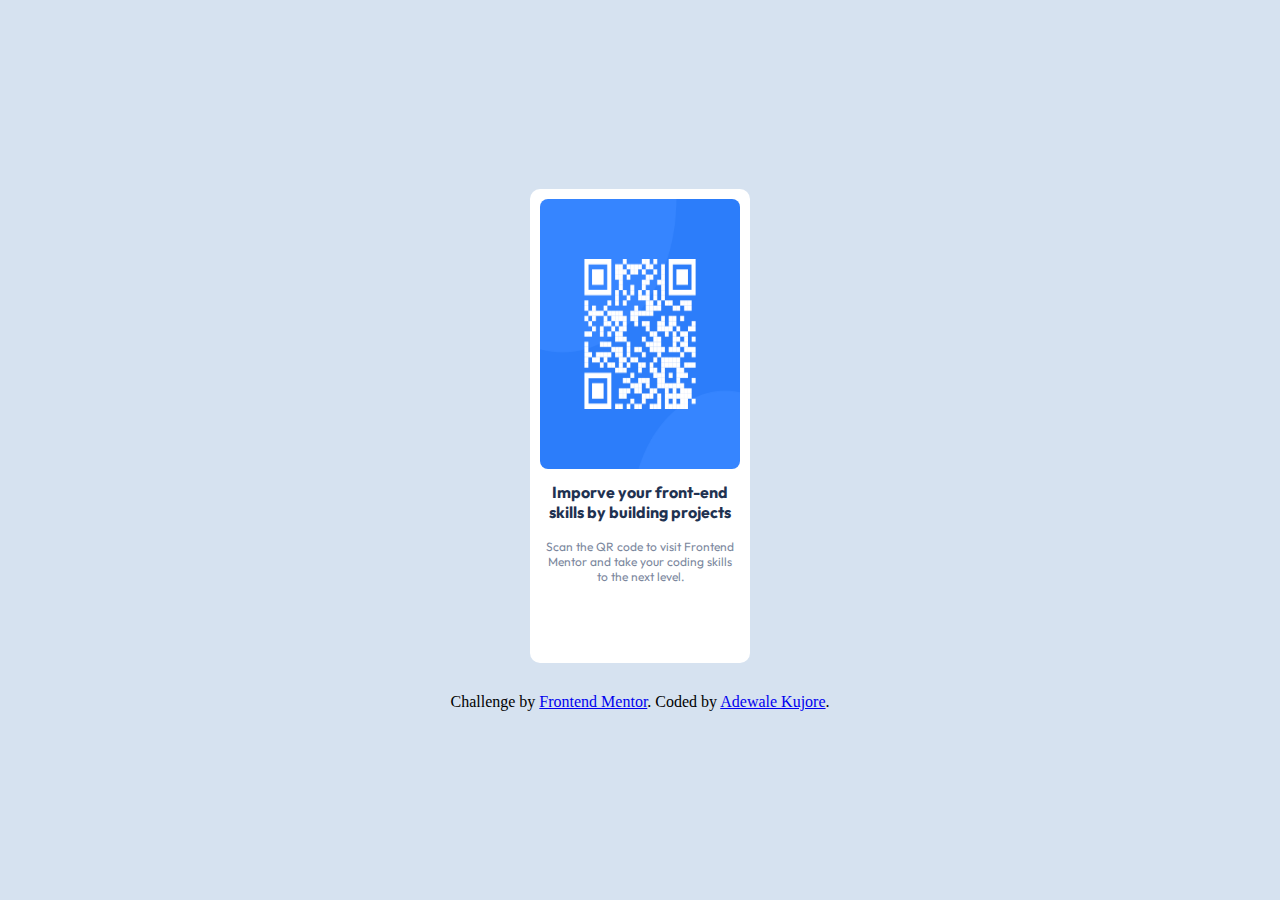
<file: Project 1/qr-code-component-main/index.html>
<!DOCTYPE html>
<html lang="en">
<head>
  <meta charset="UTF-8">
  <meta name="viewport" content="width=device-width, initial-scale=1.0"> <!-- displays site properly based on user's device -->
  <link rel="icon" type="image/png" sizes="32x32" href="./images/favicon-32x32.png">
  <link rel="stylesheet" href="./style.css">
  <link rel="preconnect" href="https://fonts.googleapis.com">
<link rel="preconnect" href="https://fonts.gstatic.com" crossorigin>
<link href="https://fonts.googleapis.com/css2?family=Outfit:wght@400;800&display=swap" rel="stylesheet">
  
  <title>Frontend Mentor | QR code component</title>
</head>
<body>
  <div class="container">
    <img src="./images/image-qr-code.png" alt="QR Code">
    <h3>Imporve your front-end skills by building projects</h3>
    <p>Scan the QR code to visit Frontend Mentor and take your coding skills to the next level.</p>
  </div>
  <div class="attribution">
    Challenge by <a href="https://www.frontendmentor.io?ref=challenge" target="_blank">Frontend Mentor</a>. 
    Coded by <a href="https://github.com/Adewale66">Adewale Kujore</a>.
  </div>
</body>
</html>
</file>
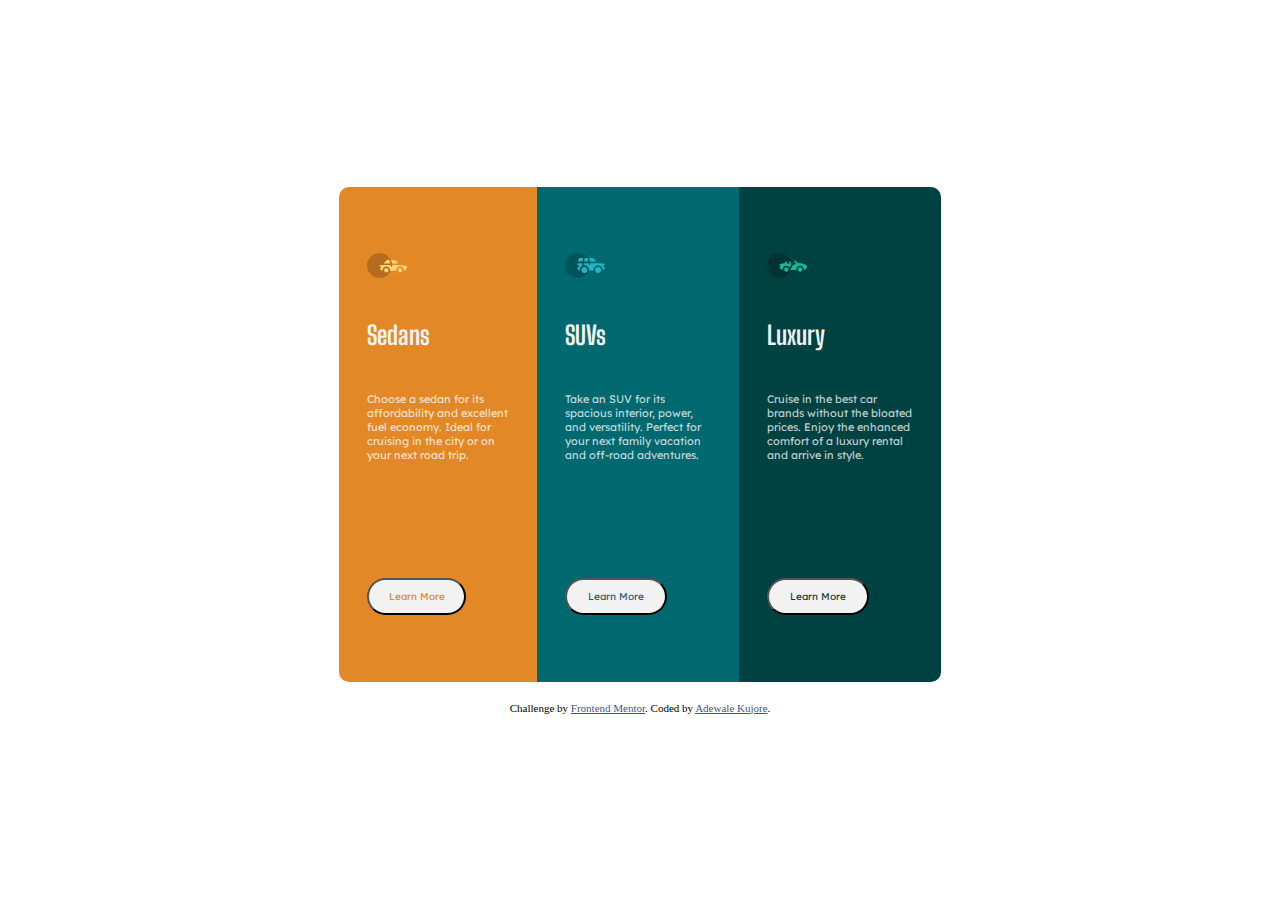
<file: Project 2/3-column-preview-card-component-main/index.html>
<!DOCTYPE html>
<html lang="en">
<head>
  <meta charset="UTF-8">
  <meta name="viewport" content="width=device-width, initial-scale=1.0"> <!-- displays site properly based on user's device -->

  <link rel="icon" type="image/png" sizes="32x32" href="./images/favicon-32x32.png">
  <link rel="stylesheet" href="./style.css">
  <link rel="preconnect" href="https://fonts.googleapis.com">
  <link rel="preconnect" href="https://fonts.gstatic.com" crossorigin>
  <link href="https://fonts.googleapis.com/css2?family=Big+Shoulders+Display:wght@700&family=Lexend+Deca&display=swap" rel="stylesheet">
  
  
  <title>Frontend Mentor | 3-column preview card component</title>

  <!-- Feel free to remove these styles or customise in your own stylesheet 👍 -->
  <style>
    .attribution { font-size: 11px; text-align: center; }
    .attribution a { color: hsl(228, 45%, 44%); }
  </style>
</head>
<body>
  <div class="container">
    <div class="sedans">
      <img src="./images/icon-sedans.svg" alt="sedan">
      <h3>Sedans</h3>
      <p>Choose a sedan for its affordability and excellent fuel economy. Ideal for cruising in the city or on your next road trip.</p>
      <button>Learn More</button>
    </div>
    <div class="suvs">
      <img src="./images/icon-suvs.svg" alt="suv">
      <h3>SUVs</h3>
      <p>Take an SUV for its spacious interior, power, and versatility. Perfect for your next family vacation and off-road adventures.</p>
      <button>Learn More</button>
    </div>
    <div class="luxury">
      <img src="./images/icon-luxury.svg" alt="luxury">
      <h3>Luxury</h3>
      <p> Cruise in the best car brands without the bloated prices. Enjoy the enhanced comfort of a luxury rental and arrive in style.</p>
      <button>Learn More</button>
    </div>
  </div>
  <div class="attribution">
    Challenge by <a href="https://www.frontendmentor.io?ref=challenge" target="_blank">Frontend Mentor</a>. 
    Coded by <a href="https://github.com/Adewale66">Adewale Kujore</a>.
  </div>
</body>
</html>
</file>
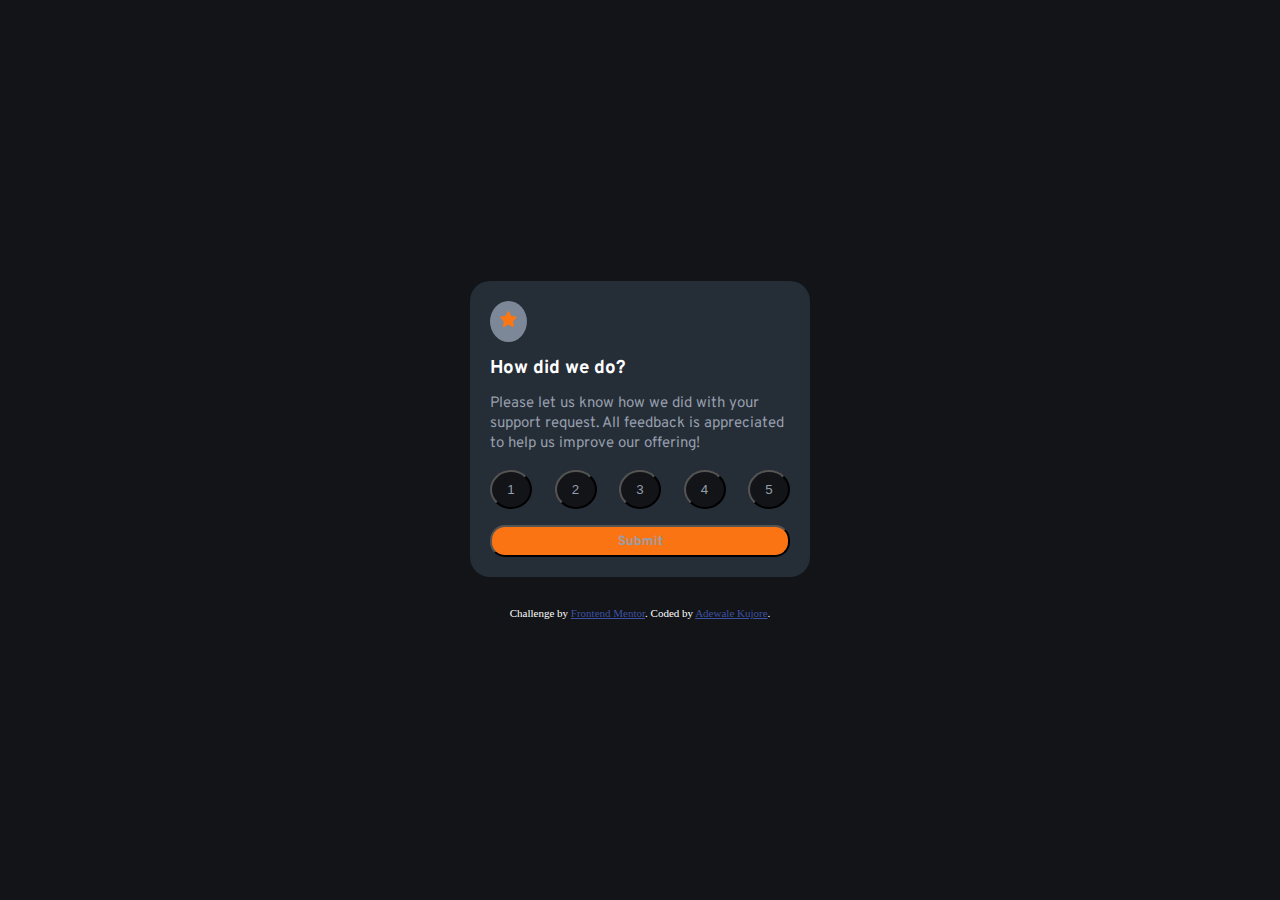
<file: Project 3/interactive-rating-component-main/index.html>
<!DOCTYPE html>
<html lang="en">
<head>
  <meta charset="UTF-8">
  <meta name="viewport" content="width=device-width, initial-scale=1.0"> <!-- displays site properly based on user's device -->
  <link rel="stylesheet" href="./styless.css">
  <link rel="icon" type="image/png" sizes="32x32" href="./images/favicon-32x32.png">
  <link rel="preconnect" href="https://fonts.googleapis.com">
  <link rel="preconnect" href="https://fonts.gstatic.com" crossorigin>
  <link href="https://fonts.googleapis.com/css2?family=Overpass:wght@400;700&display=swap" rel="stylesheet">
  
  <title>Frontend Mentor | Interactive rating component</title>

  <!-- Feel free to remove these styles or customise in your own stylesheet 👍 -->
  <style>
    .attribution { font-size: 11px; text-align: center; }
    .attribution a { color: hsl(228, 45%, 44%); }
  </style>
</head>
<body>
  <div class="container">
    <div class="form-container">
      <div class="img-container">
        <img src="./images/icon-star.svg" alt="star">
      </div>
      <h3>How did we do?</h3>
      <p>Please let us know how we did with your support request. All feedback is appreciated to help us improve our offering!</p>
      <div class="btn-container">
        <button value="1">1</button>
        <button value="2">2</button>
        <button value="3">3</button>
        <button value="4">4</button>
        <button value="5">5</button>
      </div>
      <input type="submit">
    </div>
    <div class="submit-container">
      <img src="./images/illustration-thank-you.svg" alt="thank you">
      <span>You have selected blank out of 5</span>
      <h3>Thank You!</h3>
      <p>We appreciate you taking the time to give a rating. If you need more support, don't hesitate to get in touch!</p>
    </div>
  </div>
  <div class="attribution">
    Challenge by <a href="https://www.frontendmentor.io?ref=challenge" target="_blank">Frontend Mentor</a>. 
    Coded by <a href="https://github.com/Adewale66">Adewale Kujore</a>.
    <script src="app.js"></script>
  </div>
</body>
</html>
</file>
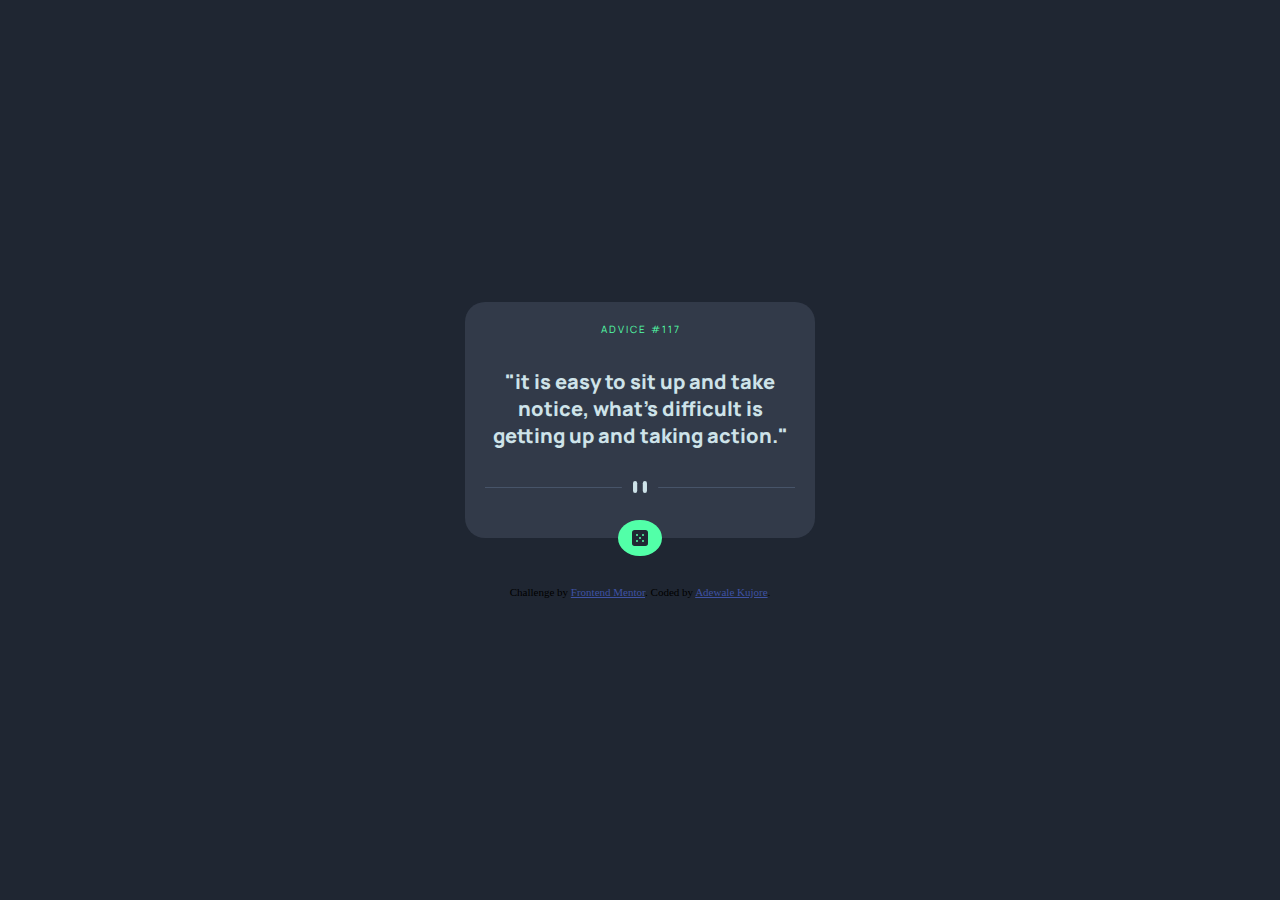
<file: Project 4/advice-generator-app-main/index.html>
<!DOCTYPE html>
<html lang="en">
<head>
  <meta charset="UTF-8">
  <meta name="viewport" content="width=device-width, initial-scale=1.0"> <!-- displays site properly based on user's device -->

  <link rel="icon" type="image/png" sizes="32x32" href="./images/favicon-32x32.png">
  <link rel="stylesheet" href="./style.css">
  <link rel="preconnect" href="https://fonts.googleapis.com">
  <link rel="preconnect" href="https://fonts.gstatic.com" crossorigin>
  <link href="https://fonts.googleapis.com/css2?family=Manrope:wght@800&display=swap" rel="stylesheet">
  
  <title>Frontend Mentor | Advice generator app</title>

  <!-- Feel free to remove these styles or customise in your own stylesheet 👍 -->
  <style>
    .attribution { font-size: 11px; text-align: center; }
    .attribution a { color: hsl(228, 45%, 44%); }
  </style>
</head>
<body>
  <div class="container">
    <span>A D V I C E  &nbsp # 1 1 7</span>
    <p>"it is easy to sit up and take notice, what's  difficult is getting up and taking action."</p>
    <img src="./images/pattern-divider-desktop.svg" alt="pattern" class="pattern">
    <div class="random">
      <img src="./images/icon-dice.svg" alt="dice" class="img">
    </div>
  </div>
  <div class="attribution">
    Challenge by <a href="https://www.frontendmentor.io?ref=challenge" target="_blank">Frontend Mentor</a>. 
    Coded by <a href="https://github.com/Adewale66">Adewale Kujore</a>.
  </div>
  <script src="./app.js"></script>
</body>
</html>
</file>
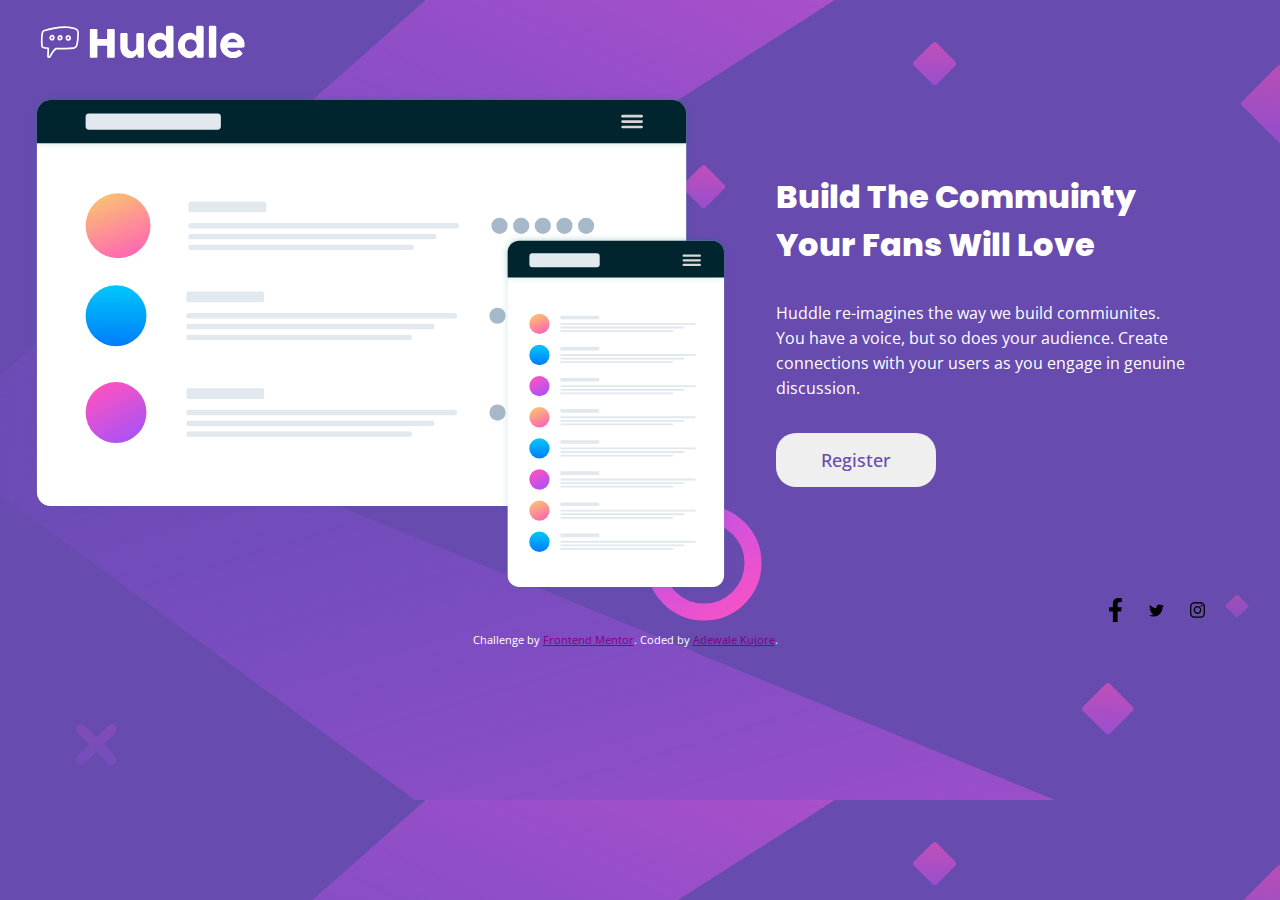
<file: Project 7/huddle-landing-page-with-single-introductory-section-master/index.html>
<!DOCTYPE html>
<html lang="en">
<head>
  <meta charset="UTF-8">
  <meta name="viewport" content="width=device-width, initial-scale=1.0"> <!-- displays site properly based on user's device -->

  <link rel="icon" type="image/png" sizes="32x32" href="./images/favicon-32x32.png">
  <link rel="stylesheet" href="./style.css">
  <link rel="preconnect" href="https://fonts.googleapis.com">
  <link rel="preconnect" href="https://fonts.gstatic.com" crossorigin>
  <link href="https://fonts.googleapis.com/css2?family=Open+Sans&family=Poppins:wght@400;600&display=swap" rel="stylesheet">
  
  <title>Frontend Mentor | Huddle landing page with single introductory section</title>

  <!-- Feel free to remove these styles or customise in your own stylesheet 👍 -->
  <style>
    .attribution { font-size: 11px; text-align: center; }
    .attribution a { color: purple; }
  </style>
</head>
<body>
  <header>
    <img src="./images/logo.svg" alt="logo">
  </header>
  <div class="container">
    <img src="./images/illustration-mockups.svg" alt="picture">
    <div>
      <h1>Build The Commuinty Your Fans Will Love</h1>
      <p>Huddle re-imagines the way we build commiunites. You have a voice, but so does your audience. Create connections with your users as you engage in genuine discussion.</p>
      <button>Register</button>
    </div>
  </div>
  <section>
    <div>
      <img src="./images/facebook-f.svg" alt="facebook logo">
    </div>
    <div>
      <img src="./images/twitter.svg" alt="twitter logo">
    </div>
    <div>
      <img src="./images/instagram.svg" alt="instagram logo">
    </div>
  </section>
  <footer>
    <p class="attribution">
      Challenge by <a href="https://www.frontendmentor.io?ref=challenge" target="_blank">Frontend Mentor</a>. 
      Coded by <a href="https://github.com/Adewale66">Adewale Kujore</a>.
    </p>
  </footer>
</body>
</html>
</file>
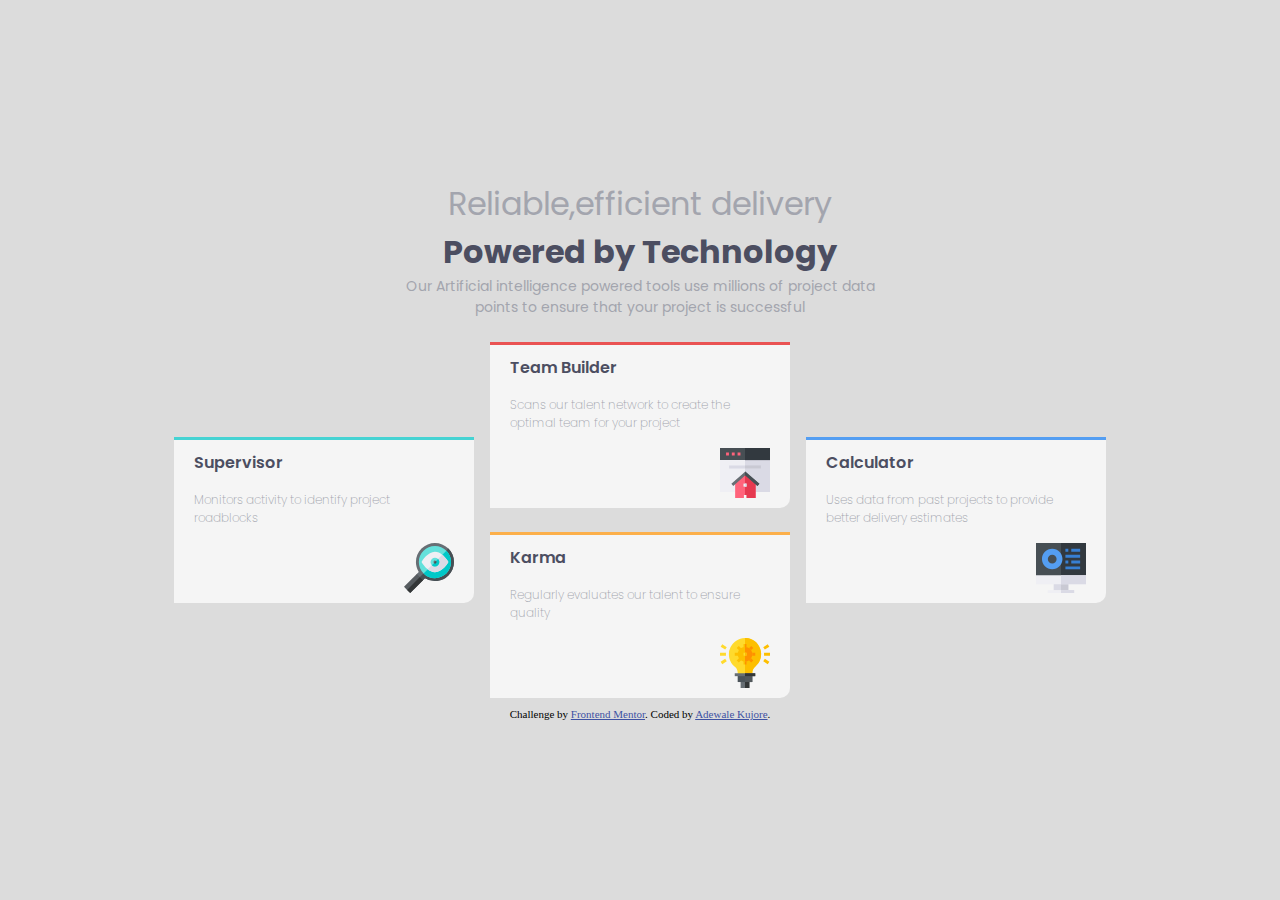
<file: Project 8/four-card-feature-section-master/index.html>
<!DOCTYPE html>
<html lang="en">
<head>
  <meta charset="UTF-8">
  <meta name="viewport" content="width=device-width, initial-scale=1.0"> <!-- displays site properly based on user's device -->
  <link rel="stylesheet" href="./style.css">
  <link rel="preconnect" href="https://fonts.googleapis.com">
  <link rel="preconnect" href="https://fonts.gstatic.com" crossorigin>
  <link href="https://fonts.googleapis.com/css2?family=Poppins:ital,wght@0,400;0,600;1,200&display=swap" rel="stylesheet">
  <link rel="icon" type="image/png" sizes="32x32" href="./images/favicon-32x32.png">
  
  <title>Frontend Mentor | Four card feature section</title>

  <!-- Feel free to remove these styles or customise in your own stylesheet 👍 -->
  <style>
    .attribution { font-size: 11px; text-align: center; }
    .attribution a { color: hsl(228, 45%, 44%); }
  </style>
</head>
<body>
  <div class="container">
    <header>
      <h1>Reliable,efficient delivery</h1>
      <h1>Powered by Technology</h1>
      <span>Our Artificial intelligence powered tools use millions of project data points to ensure that your project is successful</span>
    </header>
    <main>
      <div class="content" id="supervisor">
        <h4>Supervisor</h4>
        <p>Monitors activity to identify project roadblocks</p>
        <img src="./images/icon-supervisor.svg" alt="image">
      </div>
      <div class="middle">
        <div class="content" id="builder">
          <h4>Team Builder</h4>
          <p>Scans our talent network to create the optimal team for your project</p>
          <img src="./images/icon-team-builder.svg" alt="icon">
        </div>
        <div class="content" id="karma">
          <h4>Karma</h4>
          <p>Regularly evaluates our talent to ensure quality</p>
          <img src="./images/icon-karma.svg" alt="icon">
        </div>
      </div>
      <div class="content" id="calculator">
        <h4>Calculator</h4>
        <p>Uses data from past projects to provide better delivery estimates</p>
        <img src="./images/icon-calculator.svg" alt="icon">

      </div>
    </main>
  </div>
  

  <footer>
    <p class="attribution">
      Challenge by <a href="https://www.frontendmentor.io?ref=challenge" target="_blank">Frontend Mentor</a>. 
      Coded by <a href="https://github.com/Adewale66">Adewale Kujore</a>.
    </p>
  </footer>
</body>
</html>
</file>
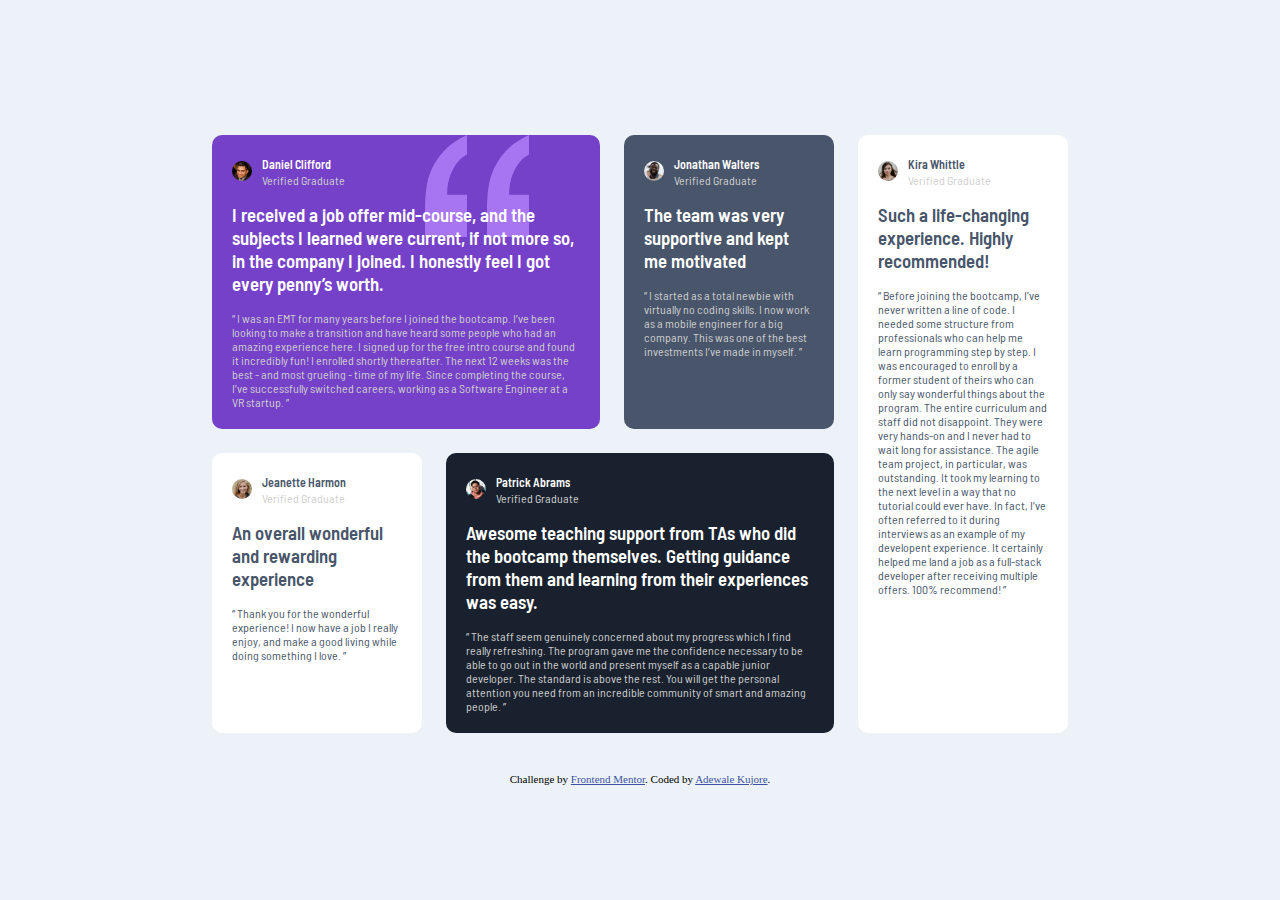
<file: Project 9/testimonials-grid-section-main/index.html>
<!DOCTYPE html>
<html lang="en">
<head>
  <meta charset="UTF-8">
  <meta name="viewport" content="width=device-width, initial-scale=1.0"> <!-- displays site properly based on user's device -->
  <link rel="preconnect" href="https://fonts.googleapis.com">
  <link rel="preconnect" href="https://fonts.gstatic.com" crossorigin>
  <link href="https://fonts.googleapis.com/css2?family=Barlow+Semi+Condensed&display=swap" rel="stylesheet">
  <link rel="icon" type="image/png" sizes="32x32" href="./images/favicon-32x32.png">
  <link rel="stylesheet" href="./style.css">
  <title>Frontend Mentor | [Challenge Name Here]</title>

  <!-- Feel free to remove these styles or customise in your own stylesheet 👍 -->
  <style>
    .attribution { font-size: 11px; text-align: center; }
    .attribution a { color: hsl(228, 45%, 44%); }
  </style>
</head>
<body>
  <div class="container">
    <div id="one"> 
      <div class="top">
        <img src="./images/image-daniel.jpg" alt="icon">
        <div class="top1">
          <span>
            Daniel Clifford
          </span>
          <span>
            Verified Graduate
          </span>
        </div>
      </div>
      <h3> I received a job offer mid-course, and the subjects I learned were current, if not more so, 
        in the company I joined. I honestly feel I got every penny’s worth.</h3>
        <p>
          “ I was an EMT for many years before I joined the bootcamp. I’ve been looking to make a 
            transition and have heard some people who had an amazing experience here. I signed up 
            for the free intro course and found it incredibly fun! I enrolled shortly thereafter. 
            The next 12 weeks was the best - and most grueling - time of my life. Since completing 
            the course, I’ve successfully switched careers, working as a Software Engineer at a VR startup. ”
        </p>
    </div>
    <div id="two">
      <div class="top">
        <img src="./images/image-jonathan.jpg" alt="icon">
        <div class="top1">
          <span> 
              Jonathan Walters
          </span>
          <span>
              Verified Graduate
          </span>
        </div>
      </div>
      <h3>
        The team was very supportive and kept me motivated
      </h3>
      <p>
        “ I started as a total newbie with virtually no coding skills. I now work as a mobile engineer 
        for a big company. This was one of the best investments I’ve made in myself. ”
      </p>
    </div>
    <div id="three">
      <div class="top">
        <img src="./images/image-jeanette.jpg" alt="icon">
        <div class="top1">
          <span>
            Jeanette Harmon
          </span>
          <span>
            Verified Graduate
          </span>
        </div>
      </div>
      <h3>
        An overall wonderful and rewarding experience
      </h3>
      <p>
        “ Thank you for the wonderful experience! I now have a job I really enjoy, and make a good living 
        while doing something I love. ”
      </p>
    </div>
    <div id="four">
      <div class="top">
        <img src="./images/image-patrick.jpg" alt="icon">
        <div class="top1">
          <span>
            Patrick Abrams
          </span>
          <span>
            Verified Graduate
          </span>
        </div>
      </div>
      <h3>
        Awesome teaching support from TAs who did the bootcamp themselves. Getting guidance from them and 
        learning from their experiences was easy.
      </h3>
      <p>
        “ The staff seem genuinely concerned about my progress which I find really refreshing. The program 
          gave me the confidence necessary to be able to go out in the world and present myself as a capable 
          junior developer. The standard is above the rest. You will get the personal attention you need from 
          an incredible community of smart and amazing people. ”
      </p>
    </div>
    <div id="five">
      <div class="top">
        <img src="./images/image-kira.jpg" alt="icon">
        <div class="top1">
          <span>
            Kira Whittle
          </span>
          <span>
            Verified Graduate
          </span>
        </div>
      </div>
      <h3>
        Such a life-changing experience. Highly recommended!
      </h3>
      <p>
        “ Before joining the bootcamp, I’ve never written a line of code. I needed some structure from 
        professionals who can help me learn programming step by step. I was encouraged to enroll by a former 
        student of theirs who can only say wonderful things about the program. The entire curriculum and staff 
        did not disappoint. They were very hands-on and I never had to wait long for assistance. The agile team 
        project, in particular, was outstanding. It took my learning to the next level in a way that no tutorial 
        could ever have. In fact, I’ve often referred to it during interviews as an example of my developent 
        experience. It certainly helped me land a job as a full-stack developer after receiving multiple offers. 
        100% recommend! ”
      </p>
    </div>
  </div>
  

 

  


 
  
  <div class="attribution">
    Challenge by <a href="https://www.frontendmentor.io?ref=challenge" target="_blank">Frontend Mentor</a>. 
    Coded by <a href="https://github.com/Adewale66">Adewale Kujore</a>.
  </div>
</body>
</html>
</file>
<file: Project 1/qr-code-component-main/style.css>
* {
    padding: 0;
    margin: 0;
}

html, body {
    box-sizing: border-box;
}


:root {
    --bg-color: hsl(212, 45%, 89%);
    --main-colorhsl: hsl(0, 0%, 100%);
    --font-color: hsl(218, 44%, 22%);
    --color: hsl(220, 15%, 55%);
}

body {
    height: 100vh;
    width: auto;
    background-color:  var(--bg-color);
    display: flex;
    flex-direction: column;
    justify-content: center;
    align-items: center;
    gap: 30px;
    
}

.container {
    height: 50%;
    width: 200px;
    background-color: var(--main-colorhsl);
    padding: 10px 10px 14px;
    display: flex;
    flex-direction: column;
    gap: 13px;
    border-radius: 10px;
}

img {
    height: 60%;
    width: 100%;
    border-radius: 8px;
}

p {
    font-size: 12px;
    font-family: 'Outfit', sans-serif;
    color: var(--color);
    text-align: center;
    font-weight: 400;
    padding: 4px;
}

h3 {
    font-size: 16px;
    font-family: 'Outfit', sans-serif;
    color: var(--font-color);
    text-align: center;
}
</file>
<file: Project 2/3-column-preview-card-component-main/style.css>
* {
    margin: 0;
    padding: 0;
}

html, body {
    box-sizing: border-box;
}

body {
    height: 100vh;
    width: 100%;
    display: flex;
    flex-direction: column;
    justify-content: center;
    align-items: center;
    gap: 20px;
    font-size: 15px;
}

:root {
    --sedan-color: hsl(31, 77%, 52%);
    --suv-color: hsl(184, 100%, 22%);
    --luxury-color: hsl(179, 100%, 13%);
    --para-color: hsla(0, 0%, 100%, 0.75);
    --bg-color: hsl(0, 0%, 95%);
}


.container {
    width: 47%;
    display: flex;
    justify-content: center;
    height: 55%;
    position: relative;
    

}

.sedans {
    background-color: var(--sedan-color);
    border-top-left-radius: 10px;
    border-bottom-left-radius: 10px;
}

.suvs {
    background-color: var(--suv-color);
}

.luxury {
    background-color: var(--luxury-color);
    border-top-right-radius: 10px;
    border-bottom-right-radius: 10px;
}

.sedans, .luxury, .suvs {
    padding: 0 28px;
    display: flex;
    flex-direction: column;
    justify-content:space-evenly;
    font-size: 22px;
    
}

h3 {
    font-family: 'Big Shoulders Display', cursive;
    color: var(--bg-color);
    position: relative;
    top: -5%;
}

p {
    font-family: 'Lexend Deca', sans-serif;
    color: var(--para-color);
    font-size: 11px;
    position: relative;
    top: -10%;

}

button {
    background-color: var(--bg-color);
    padding: 10px;
    width: 70%;
    border-radius: 20px;
    font-family: 'Lexend Deca', sans-serif;
    font-size: x-small;

    
}

img {
    width: 40px;
}

.luxury > button {
    color:  var(--luxury-color);
}

.suvs > button {
    color:  var(--suv-color);
}

.sedans > button {
    color: var(--sedan-color);
}
</file>
<file: Project 3/interactive-rating-component-main/styless.css>
* {
    margin: 0;
    padding: 0;
    box-sizing: border-box;
}

:root {
    --ff: 'Overpass', sans-serif;
    --fw-para: 400;
    --fw-header: 700;


    --bg-clr: hsl(216, 12%, 8%);
    --container-clr: hsl(213, 19%, 18%);
    --active-btn:  hsl(216, 12%, 54%);
    --hover-btn: hsl(25, 97%, 53%);

    --text-clr: hsl(217, 12%, 63%);
    --header-clr: hsl(0, 0%, 100%);
    --btn-text: hsl(25, 97%, 53%);
 
}

body {
    height: 100vh;
    background-color: var(--bg-clr);
    display: flex;
    flex-direction: column;
    justify-content: center;
    align-items: center;
}


.container {
    position: relative;
    background-color: var(--container-clr);
    border-radius: 1.25rem;
    width: 21.25rem;
    margin-bottom: 1.875rem;
}
.form-container {

    display: flex;
    flex-direction: column;
    padding: 1.25rem;
    gap: 1em;
    line-height: 1.25rem;
    /* display: none; */
}
.btn-container {
    display: flex;
    justify-content: space-between;
}
input {
    padding: 0.34375rem;
    border-radius: 0.9375rem;
    text-align: center;
    color: var(--text-clr);
    background-color: var(--hover-btn);
    font-family: var(--ff);
    font-weight: var(--fw-header);
}
button {
    width: 14%;
    border-radius: 50%;
    padding: 0.625rem;
    color: var(--text-clr);
    background-color: var(--bg-clr);
}
p {
    font-size: 0.9375rem;
    font-family: var(--ff);
    font-weight: var(--fw-para);
    color: var(--text-clr);
}

.img-container{
    align-self: flex-start;
    padding: 10px;
    background-color: var(--active-btn);
    width: fit-content;
    border-radius: 50%;
    height: 15%;
}

h3 {
    font-family: var(--ff);
    font-weight: var(--fw-header);
    color: var(--header-clr);
}

button:hover {
    cursor: pointer;
    background-color: var(--hover-btn);
}
input:hover {
    cursor: pointer;
    background-color: var(--header-clr);
    color: var(--btn-text);
}
.attribution {
    color: var(--header-clr);
}

.clicked {
    background-color: var(--active-btn);
}
span {
    color: var(--btn-text);
}
.submit-container img {
    width: 7.5rem;
    height: 5rem;
}

.submit-container p {
    text-align: center;
}
.submit-container {
    line-height: 1.25rem;
    width: 21.25rem;
    position: relative;
    top: 0;
    display: flex;
    flex-direction: column;
    justify-content: center;
    align-items: center;
    gap: 1rem;
    padding: 1.25rem;
    display: none;
    height: 18.3920625rem;
}
</file>
<file: Project 4/advice-generator-app-main/style.css>
* {
    padding: 0;
    margin: 0;
    box-sizing: border-box;
}
:root {
    --bg-clr: hsl(218, 23%, 16%);
    --container-clr: hsl(217, 19%, 24%);
    --h3-clr:  hsl(150, 100%, 66%);
    --text-clr: hsl(193, 38%, 86%);


    --ff: 'Manrope', sans-serif;
    --fw: 800;
    --fs: 20px

}


body {
    height: 100vh;
    display: flex;
    flex-direction: column;
    justify-content: center;
    align-items: center;
    gap: 3em;
    background-color: var(--bg-clr);
}

.container {
    display: flex;
    flex-direction: column;
    justify-content: center;
    align-items: center;
    padding: 20px;
    gap: 2rem;
    position: relative;
    background-color: var(--container-clr);
    width: 21.875rem;
    border-radius: 20px;
}


span{
    color: var(--h3-clr);
    font-family: var(--ff);
    font-size: 10px;
}

p {
    text-align: center;
    color: var(--text-clr);
    font-size: var(--fs);
    font-family: var(--ff);
    font-weight: var(--fw);
}


.pattern {
    margin-bottom: 1.5625rem;
    width: 100%;
}


.random {
    position: absolute;
    bottom: -8%;
    background-color: var(--h3-clr);
    border-radius: 50%;
    padding: 10px;
    width: fit-content;
    display: flex;
    justify-content: center;
    align-items: center;
}

.img{
    width: 70%;
}

.img:hover {
    cursor: pointer;
}
</file>
<file: Project 7/huddle-landing-page-with-single-introductory-section-master/style.css>
* {
    box-sizing: border-box;
    padding: 0;
    margin: 0;
}



body {
    height: 100vh;
    background-image: url(./images/bg-desktop.svg);
    background-color: hsl(257, 40%, 49%);
    padding: 15px 60px 30px 30px;
}
header {
    margin-bottom: 20px;
}
header img {
    width: 220px;
}
.container {
    display: flex;
    gap: 1em;
}

.container div {
    width: 520px;
    display: flex;
    flex-direction: column;
    padding: 80px 30px ;
    gap: 2em;
}

button {
    width: 160px;
    padding: 15px;
    border-radius: 20px;
    border: none;
    color: hsl(257, 40%, 49%);
    font-family: 'Open Sans', sans-serif;
    font-weight: 500;
    font-size: large;

}

p {
    color: white;
    font-family: 'Open Sans', sans-serif;
    line-height: 25px;
    font-weight: 400;

}
h1 {
    color: white;
    font-family: 'Poppins', sans-serif;
    font-weight: 800;
}
.container img {
    width: 700px;
}

section img {
    width: 15px;
    
}

section {
    width: 1180.12px;
    display: flex;
    gap: 1em;
    justify-content: flex-end;
}

section div {
    display: flex;
    align-items: center;
    justify-content: center;
    padding: 5px;
}
</file>
<file: Project 8/four-card-feature-section-master/style.css>
* {
    padding: 0;
    margin: 0;
    box-sizing: border-box;
}

body {
    height: 100vh;
    display: flex;
    flex-direction: column;
    justify-content: center;
    align-items: center;
    background-color: gainsboro;
}


:root {
    --supervisor-clr: hsl(180, 62%, 55%);
    --team-builder-clr: hsl(0, 78%, 62%);
    --karma-clr: hsl(34, 97%, 64%);
    --calculator-clr: hsl(212, 86%, 64%);

    --para-clr: hsl(0, 0%, 98%);
    --header-clr: hsl(229, 6%, 66%);
    --main-header: hsl(234, 12%, 34%);

    --ff: 'Poppins', sans-serif;
}

.container {
    display: flex;
    flex-direction: column;
    align-items: center;
    justify-content: center;
    gap: 1.5em;

}

header {
    display: flex;
    flex-direction: column;
    align-items: center;
    width: 480px;
    font-family: var(--ff);
}

h1:nth-of-type(1) {
    font-size: 32px;
    font-weight: 400;
    color: var(--header-clr);
}
h1:nth-of-type(2) {
    font-size: 32px;
    color: var(--main-header);
}

span{
    text-align: center;
    font-weight: 400;
    font-size: 14px;
    color: var(--header-clr);
}



main {
    display: flex;
    justify-content: center;
    align-items: center;
    gap: 1em;
    /* border: 1px solid red; */
}

img {
    width: 50px;
}

.content {
    display: flex;
    flex-direction: column;
    gap: 1em;
    padding: 10px 20px 10px;
    width: 300px;
    background-color: whitesmoke;
    border-end-end-radius: 10px;

}

.content p {
    font-size: 12px;
    color: var(--header-clr);
    font-family: var(--ff);
    font-weight: 200;
}

.content h4 {
    color: var(--main-header);
    font-weight: 600;
    font-family: var(--ff);

}

.content img {
    align-self: flex-end;
}


.middle {
    display: flex;
    flex-direction: column;
    gap: 1.5em;
}

#supervisor {
    border-top: 3px solid var(--supervisor-clr);
}

#builder {
    border-top: 3px solid var(--team-builder-clr);
}

#karma {
    border-top: 3px solid var(--karma-clr);
}

#calculator {
    border-top: 3px solid var(--calculator-clr);
}

.attribution {
    margin-top: 10px;
}
</file>
<file: Project 9/testimonials-grid-section-main/style.css>
* {
    padding: 0;
    margin: 0;
    box-sizing: border-box;
}

body {
    min-height: 100vh;
    display: flex;
    flex-direction: column;
    justify-content: center;
    align-items: center;
    background-color: hsl(210, 46%, 95%);
}
.attribution {
    margin-top: 20px;
}

.container {
    padding: 20px;
    display: grid;
    grid-template-areas: 
    'one one two three'
    'four five five three'
    ;
    gap: 1.5em;
    width: 70%;
}
.container > div {
    display: flex;
    flex-direction: column;
    gap: 1em;
    padding: 20px;
    border-radius: 10px;
}

div > h3 {
    font-family: 'Barlow Semi Condensed', sans-serif;
    font-weight: 600;
    color: white;
}

div > p {
    font-family: 'Barlow Semi Condensed', sans-serif;
    font-weight: 400;
    font-size: 12px;
    color:  hsl(0, 0%, 81%);
}
#one{
    grid-area: one;
    background-image: url('./images/bg-pattern-quotation.svg');
    background-color: hsl(263, 55%, 52%);
    background-repeat: no-repeat;
    background-position: 75% 0
    
}

#two {
    grid-area: two;
    width: 210px;
    background-color:  hsl(217, 19%, 35%);
    
}

#five {
    grid-area: three;
    width: 210px;
    background-color: hsl(0, 0%, 100%);
    
}

#three {
    grid-area: four;
    width: 210px;
    background-color: hsl(0, 0%, 100%);
}

#three h3, #five h3, #three .top span:nth-of-type(1), #five .top span:nth-of-type(1), #three  p, #five p {
    color:  hsl(217, 19%, 35%);
}
#four {
    grid-area: five;
    background-color: hsl(219, 29%, 14%);
    
}

img {
    border-radius: 50%;
    width: 20px;
}

.top {
    display: flex;
    gap: 10px;
    align-items: center;
}
.top span:nth-of-type(1) {
    font-family: 'Barlow Semi Condensed', sans-serif;
    font-weight: 600;
    font-size: 12px;
    color: white;
}
 .top span:nth-of-type(2) {
    display: block;
    font-family: 'Barlow Semi Condensed', sans-serif;
    font-size: 12px;
    color:  hsl(0, 0%, 81%);
    
 }
</file>
